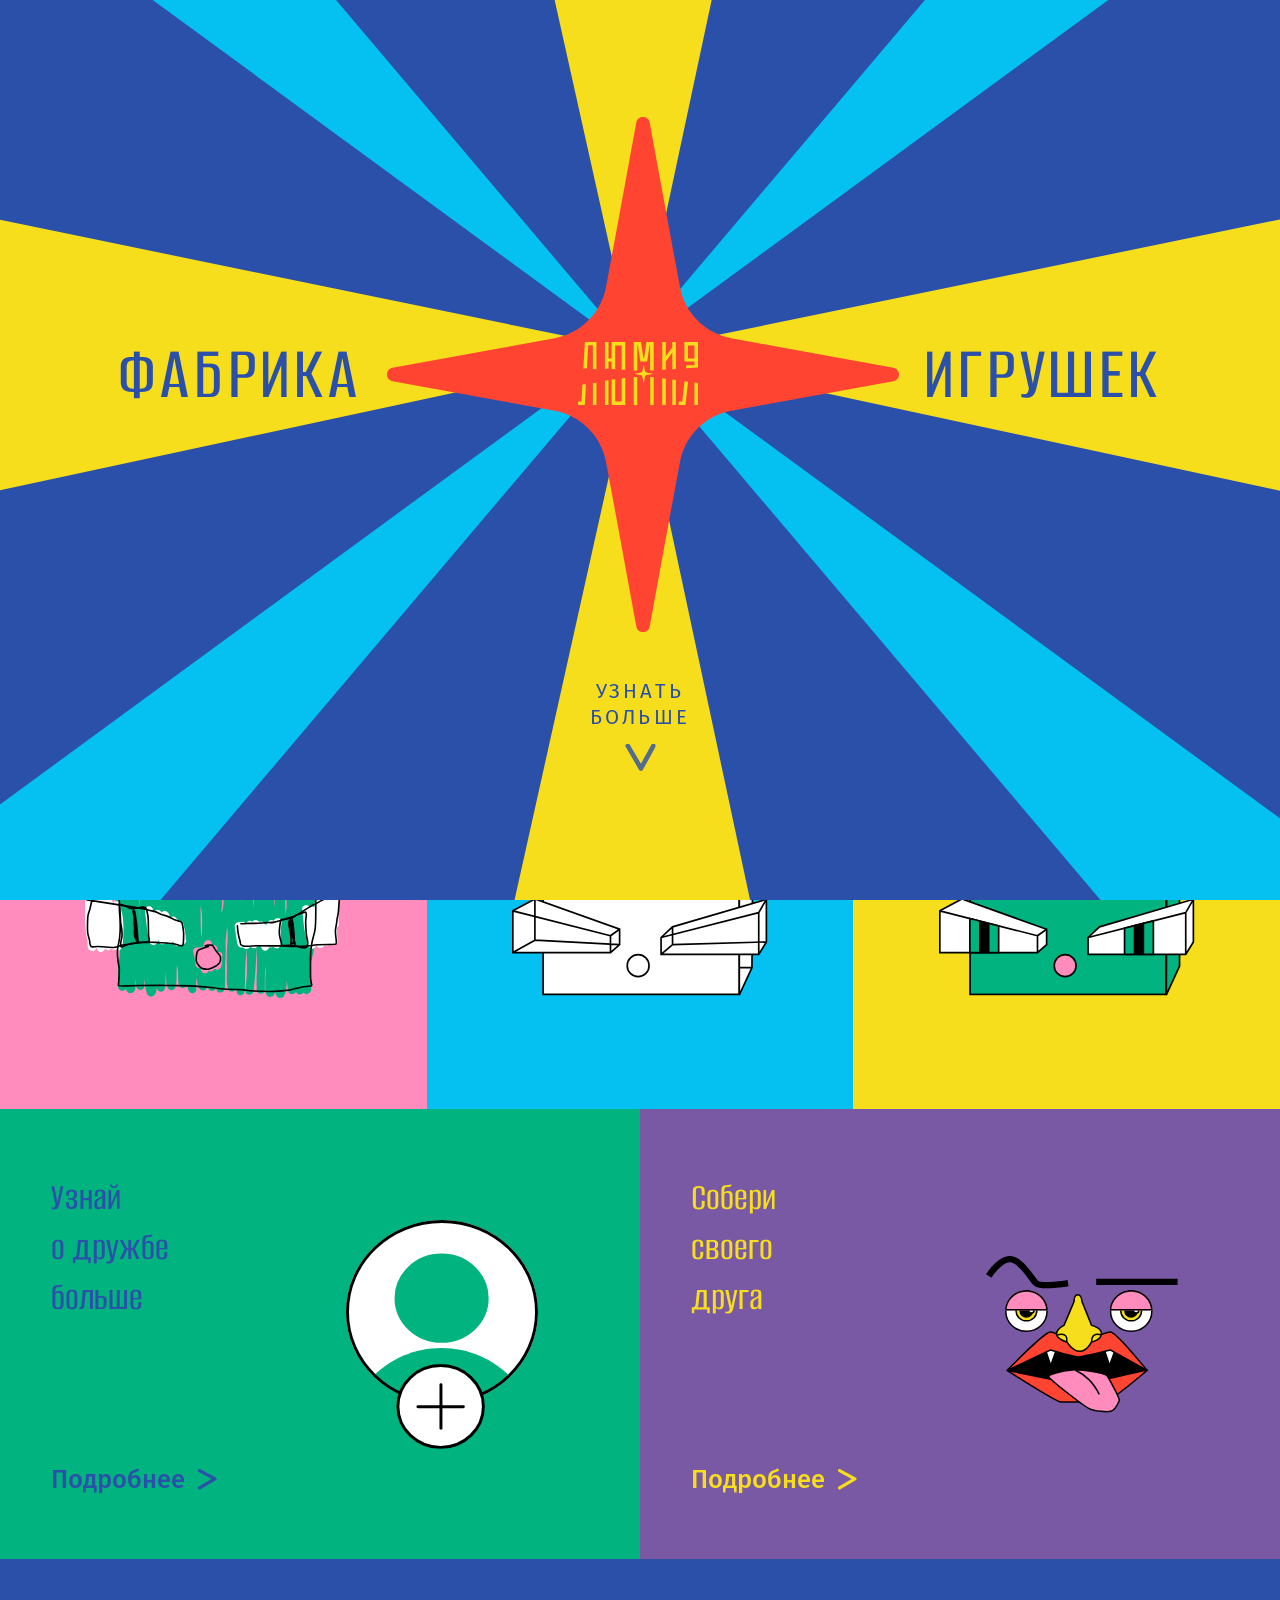
<file: index.html>
<!DOCTYPE html>
<html lang="ru">
<head>
    <meta charset="UTF-8">
    <meta name="viewport" content="width=device-width, initial-scale=1.0">
    <title>Люмия - Главная</title>
    <link rel="stylesheet" href="css/style.css">
    <script src="js/script.js" defer></script>
</head>
<body class="index-page">

<!-- ЗАСТАВКА -->
<section class="splash-screen" id="splashScreen">
    <div class="splash-rays">
        <img src="images/blue_rays.svg" alt="" class="splash-ray splash-ray-blue">
        <img src="images/yellow_rays.svg" alt="" class="splash-ray splash-ray-yellow">
    </div>
    
    <div class="splash-content">
        <div class="splash-text-wrapper">
            <span class="splash-text-left">ФАБРИКА</span>
            <img src="images/red_star.svg" alt="Люмия" class="splash-star">
            <span class="splash-text-right">ИГРУШЕК</span>
        </div>
        
        <!-- Нижняя часть — теперь кнопка -->
        <button class="splash-bottom" id="splashButton" aria-label="Перейти на сайт">
            <span class="splash-bottom-text">Узнать<br>больше</span>
            <img src="images/arrow_blue.svg" alt="Стрелка вниз" class="splash-arrow-down">
        </button>
    </div>
</section>

<!-- ОСНОВНАЯ ШАПКА -->
<nav class="main-nav">
    <a href="index.html?skip=true">Люмия</a>
    <a href="about.html">О фабрике</a>
    <a href="events.html">Мероприятия</a>
    <a href="shop.html">Магазин</a>
</nav>

<!-- МОБИЛЬНАЯ ШАПКА -->
<header class="mobile-header" id="mobileHeader">
    <button class="burger-btn" id="burgerBtn" aria-label="Меню">
        <span></span>
        <span></span>
        <span></span>
    </button>
</header>

<!-- ВЫПАДАЮЩЕЕ МЕНЮ -->
<nav class="mobile-dropdown" id="mobileDropdown">
    <a href="index.html?skip=true">Люмия</a>
    <a href="about.html">О фабрике</a>
    <a href="events.html">Мероприятия</a>
    <a href="shop.html">Магазин</a>
</nav>

<!-- ЗАТЕМНЕНИЕ ФОНА -->
<div class="overlay-menu" id="overlayMenu"></div>

   <!-- Бегущая строка -->
   <div class="marquee-container">
        <div class="marquee-content" id="marqueeContent">
            <span class="marquee-text">ЛЮМИЯ — ФАБРИКА ПО СОЗДАНИЮ УНИКАЛЬНЫХ ИГРУШЕК</span>
            <span class="marquee-text">ЛЮМИЯ — ФАБРИКА ПО СОЗДАНИЮ УНИКАЛЬНЫХ ИГРУШЕК</span>
            <span class="marquee-text">ЛЮМИЯ — ФАБРИКА ПО СОЗДАНИЮ УНИКАЛЬНЫХ ИГРУШЕК</span>
            <span class="marquee-text">ЛЮМИЯ — ФАБРИКА ПО СОЗДАНИЮ УНИКАЛЬНЫХ ИГРУШЕК</span>
        </div>
    </div>

    <!--ЛУЧИ -->
    <div class="rays-container">
        <img src="images/rays.svg" alt="Лучи" class="rays-image">
    </div>

    <!-- ЖЕЛТЫЙ ПРЯМОУГОЛЬНИК С ТЕКСТОМ -->
    <div class="info-banner">
        <div class="info-banner-left">
            Люмия это место, где твой <br>
            рисунок становится<br>
            реальностью
        </div>
        <div class="info-banner-right">
            Мы не штампуем,<br>
            а зажигаем свет<br>
            в каждой игрушке
        </div>
    </div>

     <!-- ТРИ ПРЯМОУГОЛЬНИКА -->
    <div class="process-steps">
        <!-- РОЗОВЫЙ -->
        <div class="process-step pink">
            <img src="images/idea.svg" alt="Идея" class="process-image">
            <div class="process-label">ИДЕЯ</div>
        </div>
        
        <!-- ГОЛУБОЙ -->
        <div class="process-step blue">
            <img src="images/drawing.svg" alt="Эскиз" class="process-image">
            <div class="process-label">ЭСКИЗ</div>
        </div>
        
        <!-- ЖЕЛТЫЙ -->
        <div class="process-step yellow">
            <img src="images/cat.svg" alt="Игрушка" class="process-image">
            <div class="process-label">ИГРУШКА</div>
        </div>
    </div>

    <!-- ДВА ПРЯМОУГОЛЬНИКА ВНИЗУ -->
    <div class="bottom-sections">
        <!-- ЗЕЛЕНЫЙ -->
        <div class="bottom-section green">
            <div class="section-left">
                <div class="section-title">
                    Узнай <br>
                    о дружбе <br>
                    больше
                </div>
                <a href="https://obyrako8a-ai.github.io/Friends/" class="section-button">
                    <span class="button-text">Подробнее</span>
                    <img src="images/arrow_blue.svg" alt="arrow" class="button-arrow">
                </a>
            </div>
            <div class="section-right">
                <img src="images/icon.svg" alt="Icon" class="section-image">
            </div>
        </div>
        
        <!-- ФИОЛЕТОВЫЙ -->
        <div class="bottom-section purple">
            <div class="section-left">
                <div class="section-title purple-title">
                    Собери <br>
                    своего <br>
                    друга
                </div>
                <a href="https://obyrako8a-ai.github.io/Lumiya/" class="section-button purple-button">
                    <span class="button-text">Подробнее</span>
                    <img src="images/arrow_yellow.svg" alt="arrow" class="button-arrow">
                </a>
            </div>
            <div class="section-right">
                <img src="images/face.svg" alt="Face" class="section-image">
            </div>
        </div>
    </div>

<!-- ПОДВАЛ -->
<footer class="footer">
    <div class="footer-logo">
         <a href="index.html?skip=true">
            <img src="images/logo.svg" alt="Люмия" class="footer-logo-img">
        </a>
    </div>
    <div class="footer-contacts">
        <span>+7 800 555 35 35</span>
        <span>lumiya@mail.ru</span>
    </div>
    <div class="footer-star">
        <a href="index.html">
            <img src="images/star.svg" alt="Звезда" class="footer-star-img">
        </a>
    </div>
    <div class="footer-address">
        <span>г. Москва,</span>
        <span>Пушкино 21</span>
    </div>
    <div class="footer-reg">
        <span>Буракова</span>
        <span>БП25Д312</span>
    </div>
</footer>

</body>
</html>
</file>
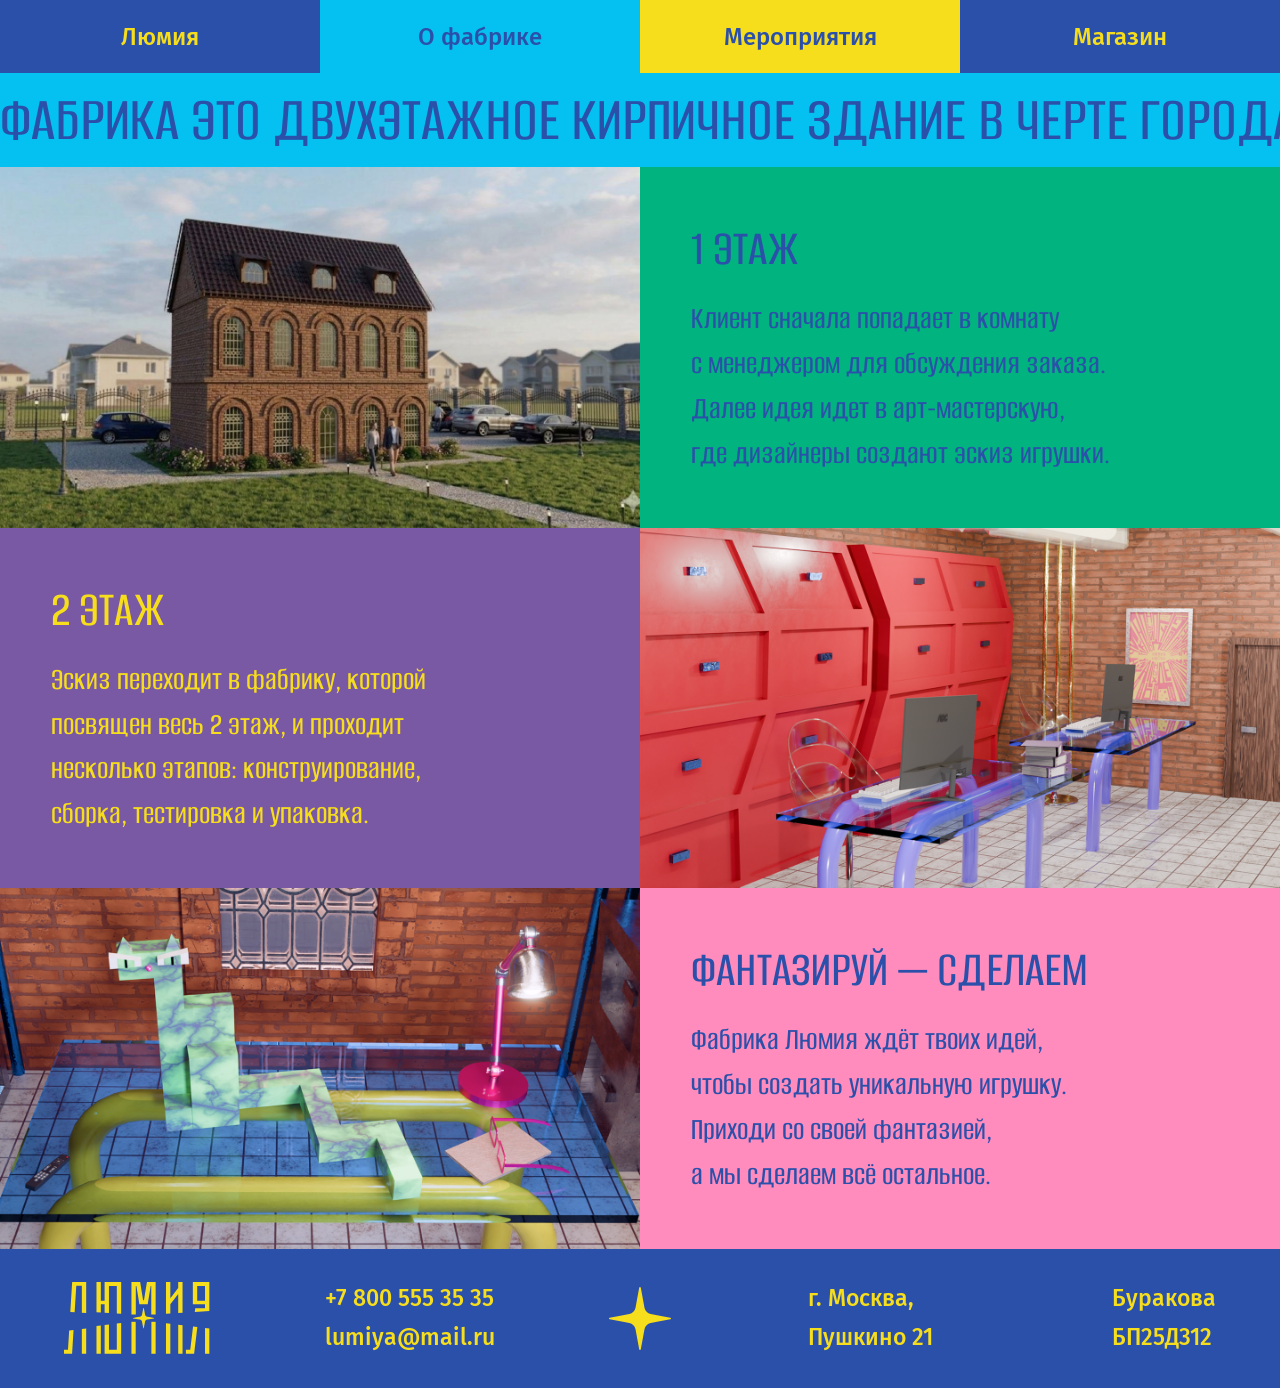
<file: about.html>
<!DOCTYPE html>
<html lang="ru">
<head>
    <meta charset="UTF-8">
    <meta name="viewport" content="width=device-width, initial-scale=1.0">
    <title>Люмия - О фабрике</title>
    <link rel="stylesheet" href="css/style.css">
    <script src="js/script.js" defer></script>
</head>

<body class="about-page">

<!-- ОСНОВНАЯ ШАПКА -->
  <nav class="main-nav">
    <a href="index.html?skip=true">Люмия</a>
    <a href="about.html">О фабрике</a>
    <a href="events.html">Мероприятия</a>
    <a href="shop.html">Магазин</a>
</nav>

<!-- МОБИЛЬНАЯ ШАПКА -->
<header class="mobile-header" id="mobileHeader">
    <button class="burger-btn" id="burgerBtn" aria-label="Меню">
        <span></span>
        <span></span>
        <span></span>
    </button>
</header>

<!-- ВЫПАДАЮЩЕЕ МЕНЮ -->
<nav class="mobile-dropdown" id="mobileDropdown">
    <a href="index.html?skip=true">Люмия</a>
    <a href="about.html">О фабрике</a>
    <a href="events.html">Мероприятия</a>
    <a href="shop.html">Магазин</a>
</nav>

<!-- ЗАТЕМНЕНИЕ ФОНА -->
<div class="overlay-menu" id="overlayMenu"></div>
    
    <!-- Бегущая строка -->
    <div class="marquee-container">
        <div class="marquee-content" id="marqueeContent">
            <span class="marquee-text">ФАБРИКА ЭТО ДВУХЭТАЖНОЕ КИРПИЧНОЕ ЗДАНИЕ В ЧЕРТЕ ГОРОДА</span>
            <span class="marquee-text">ФАБРИКА ЭТО ДВУХЭТАЖНОЕ КИРПИЧНОЕ ЗДАНИЕ В ЧЕРТЕ ГОРОДА</span>
            <span class="marquee-text">ФАБРИКА ЭТО ДВУХЭТАЖНОЕ КИРПИЧНОЕ ЗДАНИЕ В ЧЕРТЕ ГОРОДА</span>
            <span class="marquee-text">ФАБРИКА ЭТО ДВУХЭТАЖНОЕ КИРПИЧНОЕ ЗДАНИЕ В ЧЕРТЕ ГОРОДА</span>
        </div>
    </div>

 <!-- ПЕРВЫЙ БЛОК -->
    <div class="about-layout">
        <div class="about-left">
            <div class="image-switch">
                <img src="images/house_3D.png" alt="3D дом" class="about-image image-3d">
                <img src="images/house.png" alt="Дом" class="about-image image-house">
            </div>
        </div>
        <div class="about-right green">
            <h2 class="about-title green-title">1 ЭТАЖ</h2>
            <p class="about-text green-text">
                Клиент сначала попадает в комнату <br> 
                с менеджером для обсуждения заказа.<br>
                Далее идея идет в арт-мастерскую,<br> 
                где дизайнеры создают эскиз игрушки.
            </p>
        </div>
    </div>

    <!-- ВТОРОЙ БЛОК -->
    <div class="about-layout reverse">
        <div class="about-left">
            <div class="image-switch">
                <img src="images/office_3D.png" alt="3D офис" class="about-image image-office-3d">
                <img src="images/office.png" alt="Офис" class="about-image image-office">
            </div>
        </div>
        <div class="about-right purple-bg">
            <h2 class="about-title purple-title">2 ЭТАЖ</h2>
            <p class="about-text purple-text">
                Эскиз переходит в фабрику, которой <br>
                посвящен весь 2 этаж, и проходит<br>
                несколько этапов: конструирование, <br>
                сборка, тестировка и упаковка.
            </p>
        </div>
    </div>

    <!-- ТРЕТИЙ БЛОК -->
    <div class="about-layout">
        <div class="about-left">
            <div class="image-switch">
                <img src="images/factory_3D.png" alt="3D фабрика" class="about-image image-factory-3d">
                <img src="images/factory.png" alt="Фабрика" class="about-image image-factory">
            </div>
        </div>
        <div class="about-right pink">
            <h2 class="about-title pink-title">ФАНТАЗИРУЙ — СДЕЛАЕМ</h2>
            <p class="about-text pink-text">
                Фабрика Люмия ждёт твоих идей, <br>
                чтобы создать уникальную игрушку. <br>
                Приходи со своей фантазией, <br>
                а мы сделаем всё остальное.
            </p>
        </div>
    </div>

<!-- ПОДВАЛ -->
<footer class="footer">
    <div class="footer-logo">
         <a href="index.html?skip=true">
            <img src="images/logo.svg" alt="Люмия" class="footer-logo-img">
        </a>
    </div>
    <div class="footer-contacts">
        <span>+7 800 555 35 35</span>
        <span>lumiya@mail.ru</span>
    </div>
    <div class="footer-star">
         <a href="index.html">
            <img src="images/star.svg" alt="Звезда" class="footer-star-img">
        </a>
    </div>
    <div class="footer-address">
        <span>г. Москва,</span>
        <span>Пушкино 21</span>
    </div>
    <div class="footer-reg">
        <span>Буракова</span>
        <span>БП25Д312</span>
    </div>
</footer>

</body>
</html>
</file>
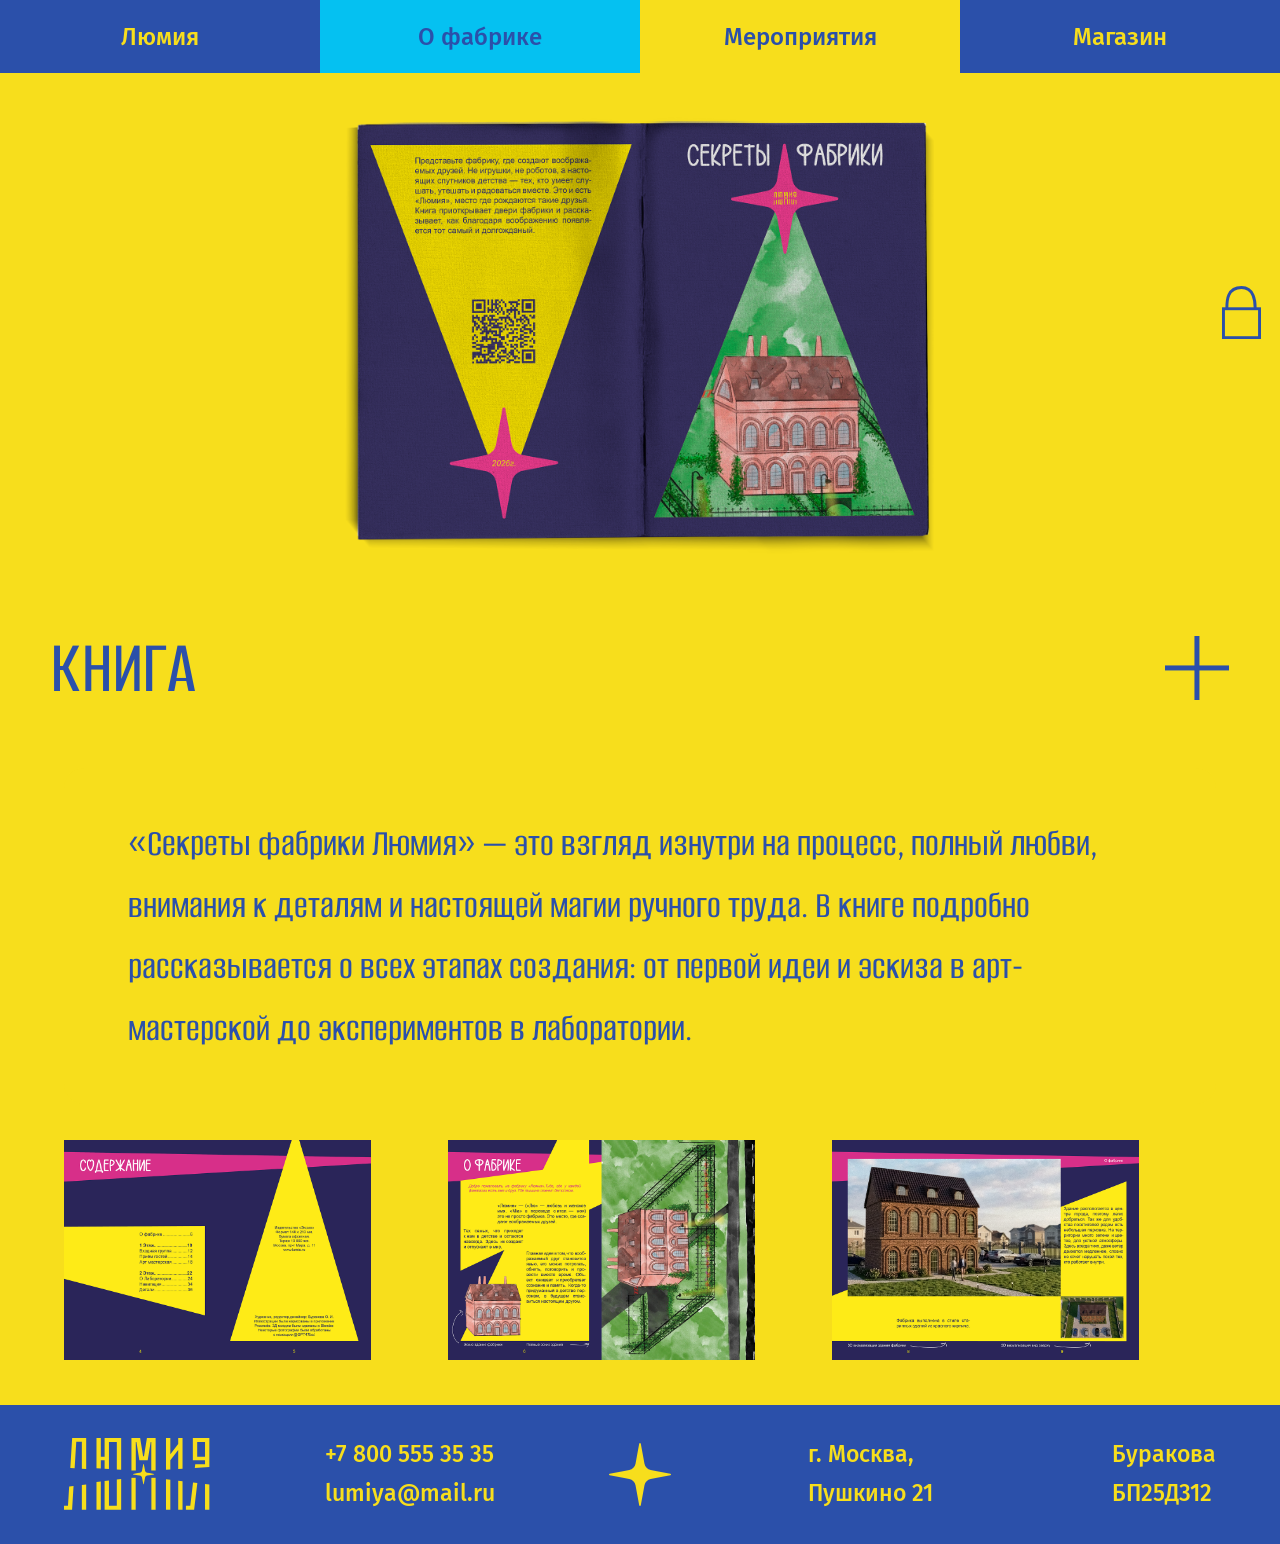
<file: book.html>
<!DOCTYPE html>
<html lang="ru">
<head>
    <meta charset="UTF-8">
    <meta name="viewport" content="width=device-width, initial-scale=1.0">
    <title>Люмия - Книга</title>
    <link rel="stylesheet" href="css/style.css">
    <script src="js/script.js" defer></script>
</head>
<body class="book-page">

<!-- ОСНОВНАЯ ШАПКА -->
<nav class="main-nav">
    <a href="index.html?skip=true">Люмия</a>
    <a href="about.html">О фабрике</a>
    <a href="events.html">Мероприятия</a>
    <a href="shop.html">Магазин</a>
</nav>

<!-- МОБИЛЬНАЯ ШАПКА -->
<header class="mobile-header" id="mobileHeader">
    <button class="burger-btn" id="burgerBtn" aria-label="Меню">
        <span></span>
        <span></span>
        <span></span>
    </button>
</header>

<!-- ВЫПАДАЮЩЕЕ МЕНЮ -->
<nav class="mobile-dropdown" id="mobileDropdown">
    <a href="index.html?skip=true">Люмия</a>
    <a href="about.html">О фабрике</a>
    <a href="events.html">Мероприятия</a>
    <a href="shop.html">Магазин</a>
</nav>

<!-- ЗАТЕМНЕНИЕ ФОНА -->
<div class="overlay-menu" id="overlayMenu"></div>

  <!-- КОРЗИНА -->
    <a href="404.html" class="basket-link">
        <img src="images/basket.svg" alt="Корзина" class="basket-icon">
        <span class="basket-count" id="basketCount">0</span>
    </a>
<!-- КНИГА -->
        <div class="book-image-wrapper">
            <img src="images/book.png" alt="Книга" class="book-image">
        </div>
 <!-- ТЕКСТ И + -->
    <div class="book-header">
        <span class="book-header-text">КНИГА</span>
        <div class="book-header-plus" onclick="addToCart(event)"></div>
    </div>

   <!-- КОНТЕНТ -->
<div class="book-container">
    
    <div class="book-description">
        <p>«Секреты фабрики Люмия» — это взгляд изнутри на процесс, полный любви, внимания к деталям и настоящей магии ручного труда. В книге подробно рассказывается о всех этапах создания: от первой идеи и эскиза в арт-мастерской до экспериментов в лаборатории.</p>
    </div>

    <!-- ГОРИЗОНТАЛЬНЫЙ СКРОЛЛ -->
    <div class="book-gallery">
        <img src="images/1_page.png" alt="Страница книги 1" class="book-gallery-img">
        <img src="images/2_page.png" alt="Страница книги 2" class="book-gallery-img">
        <img src="images/3_page.png" alt="Страница книги 3" class="book-gallery-img">
        <img src="images/4_page.png" alt="Страница книги 4" class="book-gallery-img">
        <img src="images/5_page.png" alt="Страница книги 5" class="book-gallery-img">
        <img src="images/6_page.png" alt="Страница книги 6" class="book-gallery-img">
    </div>
</div>

<!-- ПОДВАЛ -->
<footer class="footer">
    <div class="footer-logo">
        <a href="index.html?skip=true">
            <img src="images/logo.svg" alt="Люмия" class="footer-logo-img">
        </a>
    </div>
    <div class="footer-contacts">
        <span>+7 800 555 35 35</span>
        <span>lumiya@mail.ru</span>
    </div>
    <div class="footer-star">
          <a href="index.html">
            <img src="images/star.svg" alt="Звезда" class="footer-star-img">
        </a>
    </div>
    <div class="footer-address">
        <span>г. Москва,</span>
        <span>Пушкино 21</span>
    </div>
    <div class="footer-reg">
        <span>Буракова</span>
        <span>БП25Д312</span>
    </div>
</footer>

</body>
</html>
</file>
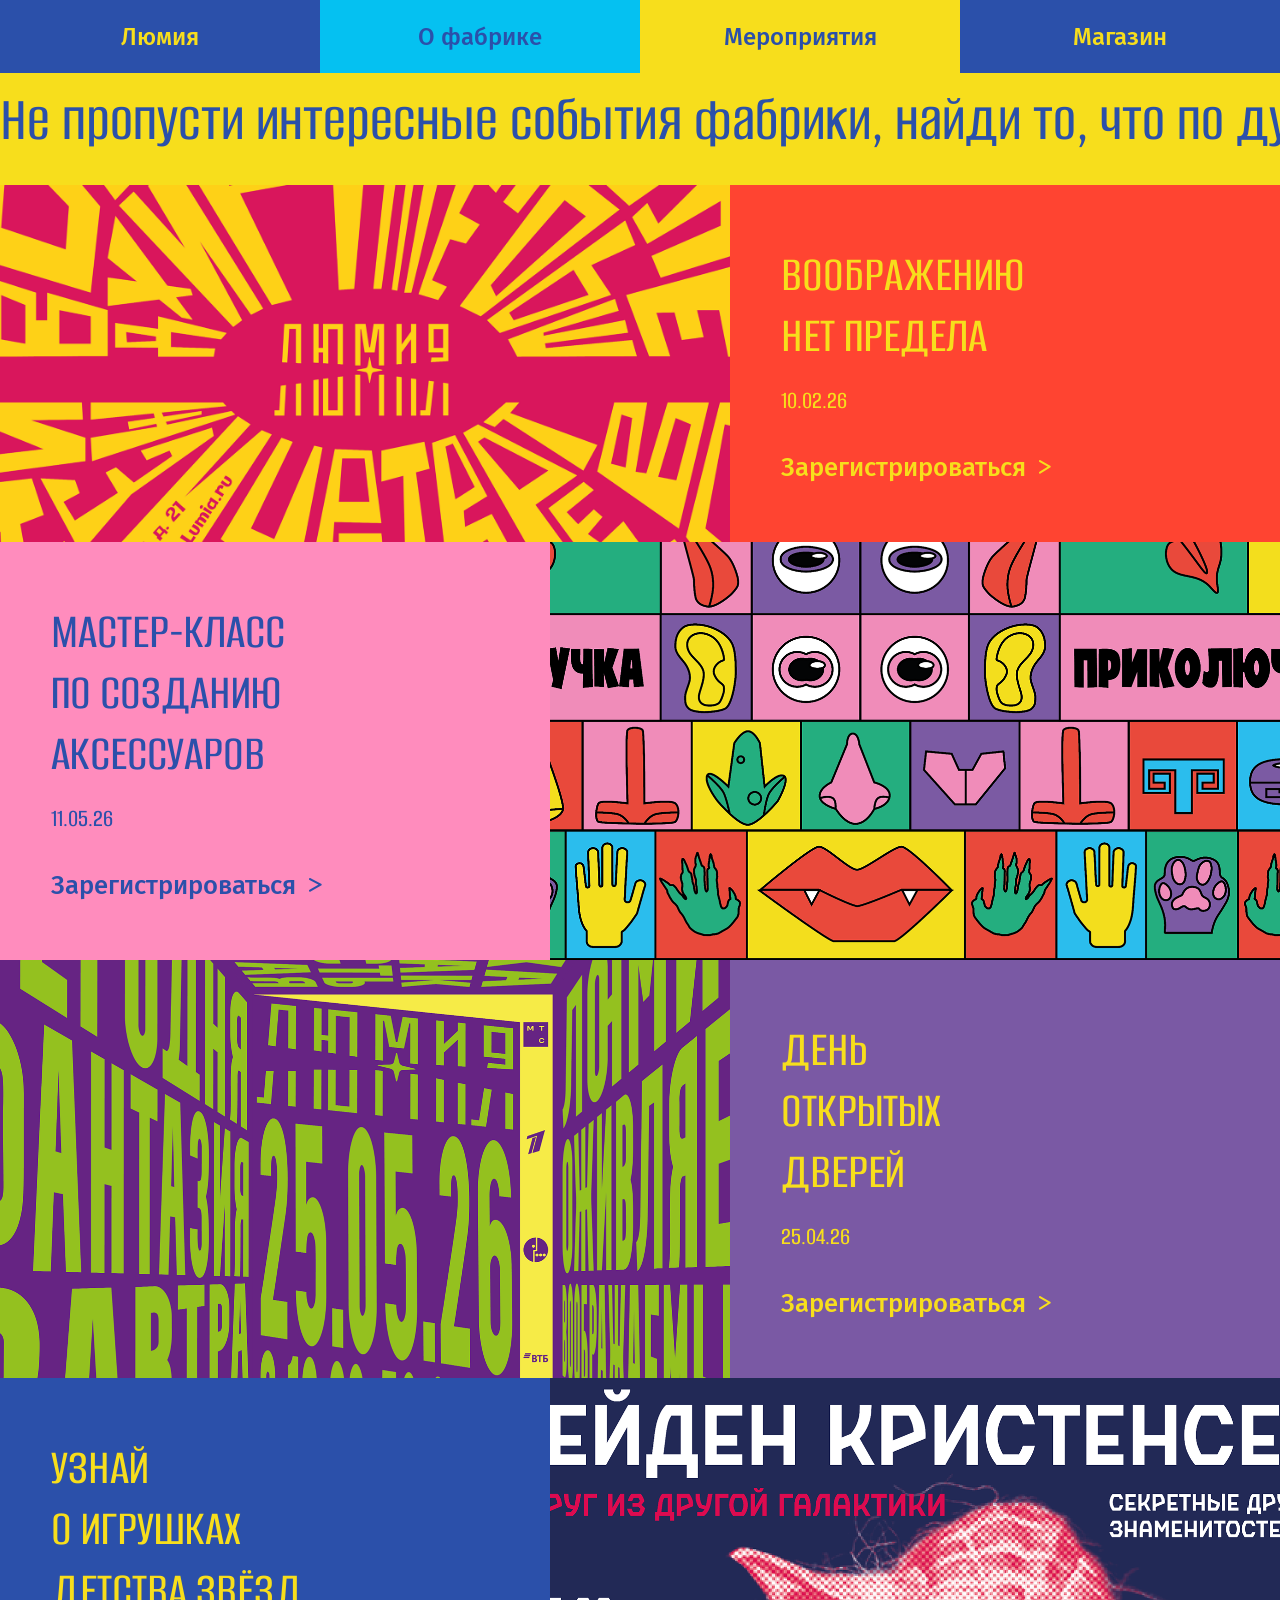
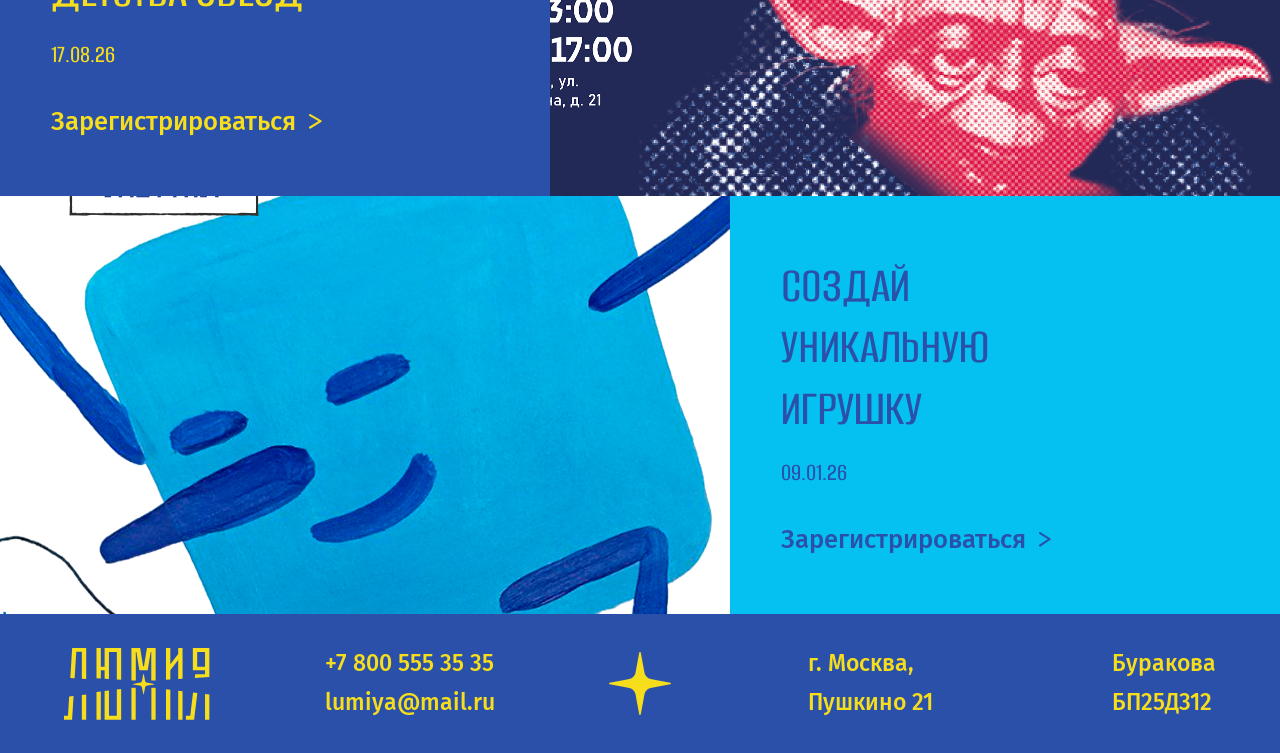
<file: events.html>
<!DOCTYPE html>
<html lang="ru">
<head>
    <meta charset="UTF-8">
    <meta name="viewport" content="width=device-width, initial-scale=1.0">
    <title>Люмия - Мероприятия</title>
    <link rel="stylesheet" href="css/style.css">
    <script src="js/script.js" defer></script>
</head>
<body class="events-page">

<!-- ОСНОВНАЯ ШАПКА -->
<nav class="main-nav">
    <a href="index.html?skip=true">Люмия</a>
    <a href="about.html">О фабрике</a>
    <a href="events.html">Мероприятия</a>
    <a href="shop.html">Магазин</a>
</nav>

<!-- МОБИЛЬНАЯ ШАПКА -->
<header class="mobile-header" id="mobileHeader">
    <button class="burger-btn" id="burgerBtn" aria-label="Меню">
        <span></span>
        <span></span>
        <span></span>
    </button>
</header>

<!-- ВЫПАДАЮЩЕЕ МЕНЮ -->
<nav class="mobile-dropdown" id="mobileDropdown">
    <a href="index.html?skip=true">Люмия</a>
    <a href="about.html">О фабрике</a>
    <a href="events.html">Мероприятия</a>
    <a href="shop.html">Магазин</a>
</nav>

<!-- ЗАТЕМНЕНИЕ ФОНА -->
<div class="overlay-menu" id="overlayMenu"></div>

       <!-- Бегущая строка -->
    <div class="marquee-container">
        <div class="marquee-content" id="marqueeContent">
            <span class="marquee-text events-marquee">Не пропусти интересные события фабрики, найди то, что по душе</span>
            <span class="marquee-text events-marquee">Не пропусти интересные события фабрики, найди то, что по душе</span>
            <span class="marquee-text events-marquee">Не пропусти интересные события фабрики, найди то, что по душе</span>
            <span class="marquee-text events-marquee">Не пропусти интересные события фабрики, найди то, что по душе</span>
        </div>
    </div>
<!-- ПЕРВЫЙ БЛОК -->
  <div class="events-layout">
        <div class="events-left">
            <img src="images/red_poster.png" alt="Красный постер" class="events-image">
        </div>
        <div class="events-right red">
            <h2 class="events-title">ВООБРАЖЕНИЮ <br> НЕТ ПРЕДЕЛА</h2>
            <p class="events-date">10.02.26</p>
            <!-- Кнопка теперь вызывает openForm() -->
            <button class="events-button" onclick="openForm()">
                <span class="button-text">Зарегистрироваться</span>
                <img src="images/arrow_yellow.svg" alt="arrow" class="button-arrow">
            </button>
        </div>
    </div>

<!-- ВТОРОЙ БЛОК -->
<div class="events-layout reverse">
    <div class="events-right pink">
        <h2 class="events-title dark">МАСТЕР-КЛАСС<br>ПО СОЗДАНИЮ<br>АКСЕССУАРОВ</h2>
        <p class="events-date dark">11.05.26</p>
        <button class="events-button" onclick="openForm()">
            <span class="button-text dark">Зарегистрироваться</span>
            <img src="images/arrow_blue.svg" alt="arrow" class="button-arrow">
        </button>
    </div>
    <div class="events-left">
        <img src="images/pink_poster.png" alt="Розовый постер" class="events-image">
    </div>
</div>

<!-- ТРЕТИЙ БЛОК-->
<div class="events-layout">
    <div class="events-left">
        <img src="images/purple_poster.png" alt="Фиолетовый постер" class="events-image">
    </div>
    <div class="events-right purple">
        <h2 class="events-title">ДЕНЬ<br>ОТКРЫТЫХ<br>ДВЕРЕЙ</h2>
        <p class="events-date">25.04.26</p>
        <button class="events-button" onclick="openForm()">
            <span class="button-text">Зарегистрироваться</span>
            <img src="images/arrow_yellow.svg" alt="arrow" class="button-arrow">
        </button>
    </div>
</div>

<!-- ЧЕТВЕРТЫЙ БЛОК -->
<div class="events-layout reverse">
    <div class="events-right dark-blue">
        <h2 class="events-title">УЗНАЙ<br>О ИГРУШКАХ<br>ДЕТСТВА ЗВЁЗД</h2>
        <p class="events-date">17.08.26</p>
        <button class="events-button" onclick="openForm()">
            <span class="button-text">Зарегистрироваться</span>
            <img src="images/arrow_yellow.svg" alt="arrow" class="button-arrow">
        </button>
    </div>
    <div class="events-left">
        <img src="images/dark_blue_poster.png" alt="Тёмно-синий постер" class="events-image">
    </div>
</div>

<!-- ПЯТЫЙ БЛОК -->
<div class="events-layout">
    <div class="events-left">
        <img src="images/blue_poster.png" alt="Голубой постер" class="events-image">
    </div>
    <div class="events-right blue">
        <h2 class="events-title dark">СОЗДАЙ<br>УНИКАЛЬНУЮ<br>ИГРУШКУ</h2>
        <p class="events-date dark">09.01.26</p>
        <button class="events-button" onclick="openForm()">
            <span class="button-text dark">Зарегистрироваться</span>
            <img src="images/arrow_blue.svg" alt="arrow" class="button-arrow">
        </button>
    </div>
</div>

  <!-- ФОРМА РЕГИСТРАЦИИ -->
<div class="overlay" id="overlay" onclick="closeOnBg(event)">
    <div class="form-box" id="formBox">
        <div id="formContent">
            <div class="form-title">Запишись на мероприятие</div>
            <div class="form-field">
                <input type="text" placeholder="ФИО" id="fio">
            </div>
            <div class="form-field">
                <input type="tel" placeholder="Тел.:" id="tel">
            </div>
            <div class="form-field">
                <input type="email" placeholder="e-mail" id="email">
            </div>
            <div class="form-field">
                <select id="event" class="placeholder-active" onchange="onSelectChange(this)">
                    <option value="" disabled selected>Тип мероприятия</option>
                    <option value="masterclass">Мастер-класс по созданию игрушек</option>
                    <option value="excursion">Экскурсия по фабрике</option>
                    <option value="exhibition">Выставка новых коллекций</option>
                    <option value="kids">Детский праздник</option>
                </select>
            </div>
            <button class="submit-btn" onclick="submitForm()">Отправить заявку</button>
        </div>
        <div class="success-msg" id="successMsg">
            <div class="check">✓</div>
            <p>Заявка отправлена!<br>Мы свяжемся с вами.</p>
        </div>
    </div>
</div>

<!-- ПОДВАЛ -->
<footer class="footer">
    <div class="footer-logo">
         <a href="index.html?skip=true">
            <img src="images/logo.svg" alt="Люмия" class="footer-logo-img">
        </a>
    </div>
    <div class="footer-contacts">
        <span>+7 800 555 35 35</span>
        <span>lumiya@mail.ru</span>
    </div>
    <div class="footer-star">
        <a href="index.html">
            <img src="images/star.svg" alt="Звезда" class="footer-star-img">
        </a>
    </div>
    <div class="footer-address">
        <span>г. Москва,</span>
        <span>Пушкино 21</span>
    </div>
    <div class="footer-reg">
        <span>Буракова</span>
        <span>БП25Д312</span>
    </div>
</footer>

</body>
</html>
</file>
<file: css/style.css>
/* БАЗОВЫЕ СБРОСЫ */
* {
    margin: 0;
    padding: 0;
    box-sizing: border-box;
}

@font-face {
  font-family: 'AlumniSans';
  src: url('../fonts/AlumniSans-Medium.ttf') format('truetype');
  font-weight: 500;
  font-style: normal;
  font-display: swap;
}

@font-face {
  font-family: 'AlumniSans';
  src: url('../fonts/AlumniSans-Medium.ttf') format('truetype');
  font-weight: 500;
  font-style: normal;
  font-display: swap;
}

@font-face {
  font-family: 'FiraSans';
  src: url('../fonts/FiraSans-Regular.ttf') format('truetype');
  font-weight: 400;
  font-style: normal;
  font-display: swap;
}

@font-face {
  font-family: 'FiraSans';
  src: url('../fonts/FiraSans-Medium.ttf') format('truetype');
  font-weight: 500;
  font-style: normal;
  font-display: swap;
}

body {
    font-family: 'AlumniSans', sans-serif;
    padding-top: 8vh;
}

/* ОСНОВНАЯ ШАПКА */
.main-nav {
    display: flex;
    width: 100%;
    gap: 0;
    padding: 0;
    margin-bottom: 0;
    position: fixed;
    top: 0;
    left: 0;
    z-index: 1000;
}

.main-nav a {
    font-family: 'FiraSans', sans-serif;
    font-weight: 500;
    text-decoration: none;
    font-size: clamp(10px, 2vw, 24px);  /* адаптивный размер */
    flex: 1;
    text-align: center;
    padding: 2.5vh 0;
    transition: opacity 0.2s;
    white-space: nowrap;
}

.main-nav a:nth-child(1) {
    background-color: #2B50AA;
    color: #F7DE1C;
}

.main-nav a:nth-child(2) {
    background-color: #05C1F1;
    color: #2B50AA;
}

.main-nav a:nth-child(3) {
    background-color: #F7DE1C;
    color: #2B50AA;
}

.main-nav a:nth-child(4) {
    background-color: #2B50AA;
    color: #F7DE1C;
}


/* ГЛАВНАЯ */
.index-page {
    background-color: #2B50AA;
    min-height: 100vh; 
}

/* БЕГУЩАЯ СТРОКА */
.marquee-container {
    width: 100%;
    overflow: hidden;
    background-color: transparent;
    padding: 1vh 0;
    margin-top: 0;
}

.marquee-content {
    display: flex;
    white-space: nowrap;
    animation: marquee 5s linear infinite;
    gap: 100px;
}

.marquee-text {
    display: inline-block;
    font-family: 'AlumniSans', sans-serif;
    font-weight: 500;
    font-size: 5vw;
    color: #F7DE1C;
    white-space: nowrap;
}

/* Анимация бегущей строки */
@keyframes marquee {
    0% {
        transform: translateX(0);
    }
    100% {
        transform: translateX(-50%);
    }
}

/* Остановка анимации при наведении */
.marquee-container:hover .marquee-content {
    animation-play-state: paused;
}

/* КОНТЕЙНЕР ДЛЯ ЛУЧЕЙ */
.rays-container {
    width: 100%;
    overflow-x: hidden;
}

/* Лучи */
.rays-image {
    width: 100%;
    height: auto;
    display: block;
}

/* ЖЕЛТЫЙ ПРЯМОУГОЛЬНИК С ТЕКСТОМ */
.info-banner {
    width: 100%;
    background-color: #F7DE1C;
    display: flex;
    justify-content: space-between;
    align-items: center;
    padding: 6vh 4vw;  /* уменьшено с 10vw до 4vw */
    gap: 4vw;
}

.info-banner-left,
.info-banner-right {
    font-family: 'AlumniSans', sans-serif;
    font-weight: 500;
    font-size: 3vw;
    color: #2B50AA;
    line-height: 1.4;
    flex: 1;
}

.info-banner-left {
    text-align: left;
}

.info-banner-right {
    text-align: right;
}

/* ТРИ ПРЯМОУГОЛЬНИКА */
.process-steps {
    display: flex;
    width: 100%;
    gap: 0;
}

.process-step {
    position: relative;
    flex: 1;
    aspect-ratio: 1 / 0.8;
    display: flex;
    align-items: center;
    justify-content: center;
    overflow: hidden;
}

/* Цвета прямоугольников */
.process-step.pink {
    background-color: #FF8CBD;
}

.process-step.blue {
    background-color: #05C1F1;
}

.process-step.yellow {
    background-color: #F7DE1C;
}

/* Фото внутри прямоугольника */
.process-image {
    width: 20vw;
    height: auto;
    display: block;
    z-index: 1;
}

/* Текст в левом верхнем углу */
.process-label {
    position: absolute;
    top: 5%;
    left: 5%;
    font-family: 'AlumniSans', sans-serif;
    font-weight: 500;
    font-size: 3vw;
    color: #2B50AA;
    z-index: 2;
    margin: 0;
    padding: 0;
}

/* ДВА ПРЯМОУГОЛЬНИКА СНИЗУ */
.bottom-sections {
    display: flex;
    width: 100%;
    gap: 0;
}

.bottom-section {
    position: relative;
    min-height: 50vh;
    flex: 1;
    aspect-ratio: 1 / 0.6;
    display: flex;
    justify-content: space-between;
    align-items: center;
    padding: 5vw 8vw 5vw 4vw;
    overflow: hidden;
}

/* Цвета прямоугольников */
.bottom-section.green {
    background-color: #01B37F;
}

.bottom-section.purple {
    background-color: #7A59A4;
}

/* Левая часть с текстом */
.section-left {
    display: flex;
    flex-direction: column;
    justify-content: space-between;
    height: 100%;
    z-index: 2;
}

/* Заголовок */
.section-title {
    font-family: 'AlumniSans', sans-serif;
    font-weight: 500;
    font-size: 3vw;
    color: #2B50AA;
    line-height: 1.3;
    margin-bottom: 4vh;
}

/* Фиолетовый прямоугольник */
.section-title.purple-title {
    color: #F7DE1C;
}

/* Кнопка */
.section-button {
    display: inline-flex;
    align-items: center;
    gap: 1vw;
    text-decoration: none;
    cursor: pointer;
    transition: transform 0.2s ease;
}

.section-button:hover {
    transform: translateX(0.5vw);
}

.button-text {
    font-family: 'FiraSans', sans-serif;
    font-weight: 500;
    font-size: 2vw;
    color: #2B50AA;
}

/* Фиолетовый прямоугольник */
.purple-button .button-text {
    color: #F7DE1C;
}

/* Стрелки в кнопках */
.button-arrow {
    width: 1.5vw;
    height: auto;
    display: block;
    flex-shrink: 0;
}

.section-right {
    display: flex;
    align-items: center;
    justify-content: center;
    z-index: 2;
}

.section-image {
    width: 5vw;
    height: auto;
    max-width: none;
    min-width: 15vw;
}

/* О ФАБРИКЕ */
.about-page {
    background-color: #05C1F1;
    min-height: 100vh;
    overflow-x: hidden;
}

/* Бегущая строка */
.about-page .marquee-container {
    margin-top: 0;
    padding: 1vh 0;
}

.about-page .marquee-text {
    color: #2B50AA;
    font-size: 5vw;
}

/* Блоки */
.about-layout {
    display: flex;
    width: 100%;
    align-items: stretch;
}

.about-layout.reverse {
    flex-direction: row-reverse;
}

/* Левая часть с фото */
.about-left {
    width: 50%;
    flex-shrink: 0;
    display: flex;
    align-items: stretch;
    justify-content: flex-start;
}

/* Правая часть с плашкой */
.about-right {
    width: 50%;
    flex-shrink: 0;
    display: flex;
    flex-direction: column;
    justify-content: center;
}

/* Цветные плашки */
.about-right.green {
    background-color: #01B37F;
    padding: 4vw 4vw;
    height: 100%;
    min-height: 100%;
}

.about-right.purple-bg {
    background-color: #7A59A4;
    padding: 4vw 4vw;
    height: 100%;
    min-height: 100%;
}

.about-right.pink {
    background-color: #FF8CBD;
    padding: 4vw 4vw;
    height: 100%;
    min-height: 100%;
}

/* Заголовки */
.about-title.green-title {
    font-family: 'AlumniSans', sans-serif;
    font-weight: 500;
    font-size: 4vw;
    color: #2B50AA;
    margin-bottom: 2vh;
}

.about-title.purple-title {
    font-family: 'AlumniSans', sans-serif;
    font-weight: 500;
    font-size: 4vw;
    color: #F7DE1C;
    margin-bottom: 2vh;
}

.about-title.pink-title {
    font-family: 'AlumniSans', sans-serif;
    font-weight: 500;
    font-size: 4vw;
    color: #2B50AA;
    margin-bottom: 2vh;
}

/* Текст */
.about-text.green-text {
    font-family: 'AlumniSans', sans-serif;
    font-weight: 500;
    font-size: 2.5vw;
    color: #2B50AA;
    line-height: 1.4;
    margin: 0;
}

.about-text.purple-text {
    font-family: 'AlumniSans', sans-serif;
    font-weight: 500;
    font-size: 2.5vw;
    color: #F7DE1C;
    line-height: 1.4;
    margin: 0;
}

.about-text.pink-text {
    font-family: 'AlumniSans', sans-serif;
    font-weight: 500;
    font-size: 2.5vw;
    color: #2B50AA;
    line-height: 1.4;
    margin: 0;
}

/* Контейнер с фото */
.image-switch {
    position: relative;
    width: 100%;
    height: 100%;
    overflow: hidden;
}

.image-switch .about-image {
    width: 100%;
    height: 100%;
    display: block;
    object-fit: cover;
}

/* Анимация для первого блока */
.image-switch .image-3d {
    position: relative;
    opacity: 1;
    animation: fade3D 4s infinite;
}

.image-switch .image-house {
    position: absolute;
    top: 0;
    left: 0;
    width: 100%;
    height: 100%;
    opacity: 0;
    object-fit: cover;
    animation: fadeHouse 4s infinite;
}

/* Анимация для второго блока */
.image-switch .image-office-3d {
    position: relative;
    opacity: 1;
    animation: fadeOffice3D 4s infinite;
}

.image-switch .image-office {
    position: absolute;
    top: 0;
    left: 0;
    width: 100%;
    height: 100%;
    opacity: 0;
    object-fit: cover;
    animation: fadeOffice 4s infinite;
}

/* Анимация для третьего блока */
.image-switch .image-factory-3d {
    position: relative;
    opacity: 1;
    animation: fadeFactory3D 4s infinite;
}

.image-switch .image-factory {
    position: absolute;
    top: 0;
    left: 0;
    width: 100%;
    height: 100%;
    opacity: 0;
    object-fit: cover;
    animation: fadeFactory 4s infinite;
}

@keyframes fadeFirst {
    0% { opacity: 1; }
    45% { opacity: 1; }
    50% { opacity: 0; }
    95% { opacity: 0; }
    100% { opacity: 1; }
}

@keyframes fadeSecond {
    0% { opacity: 0; }
    45% { opacity: 0; }
    50% { opacity: 1; }
    95% { opacity: 1; }
    100% { opacity: 0; }
}

/* ПЕРВЫЙ БЛОК  */
.image-switch .image-3d {
    position: relative;
    opacity: 1;
    animation: fadeFirst 4s infinite;
}

.image-switch .image-house {
    position: absolute;
    top: 0;
    left: 0;
    width: 100%;
    height: 100%;
    opacity: 0;
    object-fit: cover;
    animation: fadeSecond 4s infinite;
}

/* ВТОРОЙ БЛОК (office) */
.image-switch .image-office-3d {
    position: relative;
    opacity: 1;
    animation: fadeFirst 4s infinite;
}

.image-switch .image-office {
    position: absolute;
    top: 0;
    left: 0;
    width: 100%;
    height: 100%;
    opacity: 0;
    object-fit: cover;
    animation: fadeSecond 4s infinite;
}

/* ТРЕТИЙ БЛОК  */
.image-switch .image-factory-3d {
    position: relative;
    opacity: 1;
    animation: fadeFirst 4s infinite;
}

.image-switch .image-factory {
    position: absolute;
    top: 0;
    left: 0;
    width: 100%;
    height: 100%;
    opacity: 0;
    object-fit: cover;
    animation: fadeSecond 4s infinite;
}

/* Для экранов 1440px и больше */
@media (min-width: 1440px) {
    .image-switch {
        max-height: 50vh;
    }
    
    .about-right.green,
    .about-right.purple-bg,
    .about-right.pink {
        max-height: 50vh;
    }
}

/* МЕРОПРИЯТИЯ */
.events-page {
    background-color: #F7DE1C;
    min-height: 100vh;
}

/* Бегущая строка */
.events-page .marquee-container {
    padding: 1vh 0;
    margin-top: 0;
    margin-bottom: 2vh;
}

.events-page .marquee-text.events-marquee {
    color: #2B50AA;
    font-size: 5vw;
    font-family: 'AlumniSans', sans-serif;
    font-weight: 500;
    white-space: nowrap;
}

/* Блок с фото и красным прямоугольником */
.events-layout {
    display: flex;
    width: 100%;
    align-items: flex-start;
}

/* Левая колонка */
.events-left {
    width: 57%;
    flex-shrink: 0;
    display: flex;
    align-items: flex-start;
    justify-content: flex-start;
    align-self: stretch;
}

.events-image {
    width: 100%;
    height: 100%;
    display: block;
    object-fit: cover;
}

/* Правая колонка */
.events-right.red {
    width: 43%;
    flex-shrink: 0;
    background-color: #FF4431;
    display: flex;
    flex-direction: column;
    justify-content: center;
    padding: 4.6vw 4vw;
    min-height: 100%;
}

/* Заголовок */
.events-title {
    font-family: 'AlumniSans', sans-serif;
    font-weight: 500;
    font-size: 4vw;
    color: #F7DE1C;
    line-height: 1.2;
    margin-bottom: 2vh;
}

/* Дата */
.events-date {
    font-family: 'AlumniSans', sans-serif;
    font-weight: 500;
    font-size: 2vw;
    color: #F7DE1C;
    margin-bottom: 4vh;
}

/* Кнопка */
.events-button {
    display: inline-flex;
    align-items: center;
    gap: 1vw;
    text-decoration: none;
    cursor: pointer;
    transition: transform 0.2s ease;
}

.events-button:hover {
    transform: translateX(0.5vw);
}

.events-button .button-text {
    font-family: 'FiraSans', sans-serif;
    font-weight: 500;
    font-size: 2vw;
    color: #F7DE1C;
}

.events-button .button-arrow {
    width: 1vw;
    height: auto;
}

/* ПЛАШКИ МЕРОПРИЯТИЙ */
.events-right.pink,
.events-right.purple,
.events-right.dark-blue,
.events-right.blue {
    width: 43%;
    flex-shrink: 0;
    display: flex;
    flex-direction: column;
    justify-content: center;
    padding: 4.6vw 4vw;
    min-height: 100%;
}

.events-right.pink {
    background-color: #FF8CBD;
}

.events-right.purple {
    background-color: #7A59A4;
}

.events-right.dark-blue {
    background-color: #2B50AA;
}

.events-right.blue {
    background-color: #05C1F1;
}

.events-title.dark {
    color: #2B50AA;
}

.events-date.dark {
    color: #2B50AA;
}

.button-text.dark {
    color: #2B50AA;
}

/* МАГАЗИН */
.shop-page {
    background-color: #2B50AA;
    min-height: 100vh;
    overflow-x: hidden;
}

/* Бегущая строка */
.shop-page .marquee-container {
    padding: 1vh 0;
    margin-bottom: 0;
    margin-top: 0;
}

.shop-page .marquee-text.shop-marquee {
    color: #F7DE1C;
    font-size: 5vw;
    font-family: 'AlumniSans', sans-serif;
    font-weight: 500;
    white-space: nowrap;
}

/* Стили для трех прямоугольников */
.shop-rectangles {
    display: flex;
    width: 100%;
    height: 40vh;
    min-height: 0;
    gap: 0;
    overflow: visible;
}

.rectangle {
    flex: 1;
    height: 100%;
}

.yellow {
    background-color: #F7DE1C;
}

.blue {
    background-color: #05C1F1;
}

/* Стиль для ссылки корзины */
.basket-link {
    position: absolute;
    right: 1.5vw;
    top: 35%;
    transform: translateY(-50%);
    text-decoration: none;
    cursor: pointer;
    z-index: 20;
}

/* Стиль для иконки корзины */
.basket-icon {
    width: 3vw;
    height: auto;
    transition: opacity 0.2s, transform 0.2s;
}

.basket-icon:hover {
    opacity: 0.7;
    transform: scale(1.1);
}

/* Стили для карточки товара */
.product-card {
    position: relative;
    text-decoration: none;
    display: block;
    overflow: hidden;
    transition: transform 0.3s ease, z-index 0s;
}
.product-card:hover {
    transform: scale(1.05);
    z-index: 10;
}

/* Фото книги */
.product-image {
    position: absolute;
    top: 50%;
    left: 50%;
    transform: translate(-50%, -50%);
    width: 60%;
    height: auto;
    z-index: 1;
    pointer-events: none;
}

/* Надпись КНИГА */
.product-name {
    position: absolute;
    bottom: 5%;
    left: 5%; 
    font-family: 'AlumniSans', sans-serif;
    font-weight: 500;
    font-size: 3vw;
    color: #2B50AA;
    margin: 0;
    padding: 0;
    z-index: 2;
}

/* Кнопка + */
.plus-button {
    position: absolute;
    bottom: 5%;
    right: 5%;
    width: 8%;
    height: auto;
    aspect-ratio: 1 / 1;
    cursor: pointer;
    transition: transform 0.2s;
    z-index: 3;
}

/* Горизонтальная палочка + */
.plus-button::before {
    content: '';
    position: absolute;
    top: 50%;
    left: 0;
    width: 100%;
    height: 12%;
    background-color: #2B50AA;
    transform: translateY(-50%);
}

/* Вертикальная палочка + */
.plus-button::after {
    content: '';
    position: absolute;
    top: 0;
    left: 50%;
    width: 12%;
    height: 100%;
    background-color: #2B50AA;
    transform: translateX(-50%);
}

/* Эффект при наведении */
.plus-button:hover {
    opacity: 0.7;
    transform: scale(1.1);
}

.plus-button:hover::before,
.plus-button:hover::after {
    transition: opacity 0.2s, transform 0.2s;
}

.basket-count {
    position: absolute;
    top: -0.6vw;
    right: -0.8vw;
    min-width: 1.8vw;
    height: 1.8vw;
    padding: 0 0.4vw;
    border-radius: 50%;
    background-color: #FF4431;
    color: #F7DE1C;
    font-family: 'AlumniSans', sans-serif;
    font-weight: 500;
    font-size: 1.2vw;
    display: none;
    align-items: center;
    justify-content: center;
}

.basket-count.show {
    display: flex;
}

/* СТРАНИЦА ОШИБКА 404 */
.error-page {
    margin: 0;
    padding-top: 0vh;
}

.fullscreen-404 {
    position: relative;
    width: 100%;
    height: 100vh;
    min-height: 100vh;
    background-color: #2B50AA;
    overflow: hidden;
    display: flex;
    align-items: center;
    justify-content: center;
    margin: 0;
    padding: 0;
}

/* Контейнер для лучей */
.error-rays {
    position: absolute;
    top: 50%;
    left: 50%;
    width: 225vw;
    height: 225vw;
    transform: translate(-50%, -50%);
    z-index: 1;
}

/* Каждый луч */
.error-ray {
    position: absolute;
    top: 50%;
    left: 50%;
    width: 100%;
    height: 100%;
    transform: translate(-50%, -50%);
    object-fit: contain;
}

/* Звезда */
.error-star {
    position: relative;
    width: 40vw;
    max-width: 400px;
    height: auto;
    z-index: 2;
    display: block;
}

/* Адаптив для 404 страницы */
@media (max-width: 768px) {
    .error-rays {
        width: 335vw;
        height: 335vw;
    }
    .error-star {
        width: 60vw;
    }
}

@media (max-width: 475px) {
    .error-rays {
        width: 440vw;
        height: 440vw;
    }
    .error-star {
        width: 75vw;
    }
}

/* СТРАНИЦА КНИГИ */
.book-page {
    background-color: #F7DE1C;
    min-height: 100vh;
}

/* Верхняя панель с текстом и плюсом */
.book-header {
    display: flex;
    justify-content: space-between;
    align-items: center;
    padding: 3vh 4vw;
    background-color: transparent;
    width: 100%;
}

/* Текст КНИГА */
.book-header-text {
    font-family: 'AlumniSans', sans-serif;
    font-weight: 500;
    font-size: 6vw;
    color: #2B50AA;
    margin: 0;
}

/* Кнопка плюса */
.book-header-plus {
    position: relative;
    width: 5vw;
    height: 5vw;
    cursor: pointer;
    transition: transform 0.2s;
}

/* Горизонтальная палочка + */
.book-header-plus::before {
    content: '';
    position: absolute;
    top: 50%;
    left: 0;
    width: 100%;
    height: 0.4vw;
    background-color: #2B50AA;
    transform: translateY(-50%);
}

/* Вертикальная палочка + */
.book-header-plus::after {
    content: '';
    position: absolute;
    top: 0;
    left: 50%;
    width: 0.4vw;
    height: 100%;
    background-color: #2B50AA;
    transform: translateX(-50%);
}

.book-header-plus:hover {
    transform: scale(1.1);
}

.book-header-plus:hover::before,
.book-header-plus:hover::after {
    background-color: #05C1F1;
}

/* Контейнер для контента книги */
.book-container {
    width: 100%;
    margin: 0;
    padding: 0 5vw 4vh;
}

/* Обертка для фото */
.book-image-wrapper {
    display: flex;
    justify-content: center;
    align-items: center;
    margin: 4vh 0;
}

.book-image {
    width: 50%;
    height: auto;
    display: block;
}

/* Описание книги */
.book-description {
    background-color: #F7DE1C;
    border-radius: 20px;
    padding: 5vh 5vw;
    margin: 3vh 0;
    text-align: left;
}

.book-description p {
    font-family: 'AlumniSans', sans-serif;
    font-weight: 500;
    font-size: 3vw;
    color: #2B50AA;
    line-height: 1.6;
    margin: 0;
    text-align: left;
}

/* Горизонтальная галерея фото книги */
.book-gallery {
    display: flex;
    gap: 6vw;
    width: 100%;
    overflow-x: scroll;
    overflow-y: hidden;
    margin-top: 4vh;
    padding-bottom: 1vh;
    scroll-behavior: smooth;
    scrollbar-width: none;
    -webkit-overflow-scrolling: touch;
}

.book-gallery::-webkit-scrollbar {
    display: none;
}

.book-gallery-img {
    flex: 0 0 auto;
    width: 24vw;
    height: auto;
    display: block;
}

/* ФОРМА */
.form-box {
    background: #05C1F1;
    width: 94%;
    max-width: 520px;
    padding: 32px 36px 36px;
    position: relative;
}

.form-title {
    font-family: 'FiraSans', sans-serif;
    font-weight: 500;
    font-size: 32px;
    color: #2B50AA;
    margin-bottom: 24px;
    line-height: 1.1;
}

.form-field {
    background: #F7DE1C;
    border-radius: 4px;
    margin-bottom: 14px;
    position: relative;
}

.form-field input,
.form-field select {
    width: 100%;
    background: transparent;
    border: none;
    outline: none;
    font-family: 'FiraSans', sans-serif;
    font-weight: 400;
    font-size: 20px;
    color: #2B50AA;
    padding: 16px 18px;
    font-style: italic;
}

.form-field select option {
    color: #2B50AA;
    background: #F7DE1C;
    font-style: normal;
}

.form-field input::placeholder {
    color: #2B50AAaa;
    font-style: italic;
}

.form-field select.placeholder-active {
    color: #2B50AAaa;
    font-style: italic;
}

.submit-btn {
    width: 100%;
    background: #2B50AA;
    border: none;
    border-radius: 4px;
    padding: 18px;
    cursor: pointer;
    margin-top: 4px;
    font-family: 'FiraSans', sans-serif;
    font-weight: 500;
    font-size: 24px;
    color: #F7DE1C;
    letter-spacing: 0.5px;
    transition: background 0.2s;
}

.submit-btn:hover {
    background: #1a3a8a;
}

.success-msg {
    display: none;
    text-align: center;
    padding: 24px 0;
}

.success-msg .check {
    font-size: 48px;
    color: #F7DE1C;
    margin-bottom: 12px;
}

.success-msg p {
    font-family: 'FiraSans', sans-serif;
    font-weight: 400;
    font-size: 2.2vw;
    color: #2B50AA;
    line-height: 1.4;
}

/* Затемнение */
.overlay {
    position: fixed;
    top: 0;
    left: 0;
    width: 100%;
    height: 100%;
    background: rgba(43, 80, 170, 0.55);
    display: none;
    align-items: center;
    justify-content: center;
    z-index: 1000;
}

.overlay.show {
    display: flex;
}

button.events-button {
    background: none;
    border: none;
    padding: 0;
    cursor: pointer;
}

/* ПОДВАЛ */
.footer {
    width: 100%;
    height: 15.5vh;
    background-color: #2B50AA;
    display: grid;
    grid-template-columns: repeat(5, 1fr);
    align-items: center;
    justify-items: center;
    padding: 0 5%;
}

.footer-logo {
    justify-self: start;
}

.footer-reg {
    justify-self: end;
}

.footer-logo-img {
    height: 8vh;
    width: auto;
    display: block;
}

.footer-contacts {
    display: flex;
    flex-direction: column;
    gap: 1vh;
}

.footer-contacts span,
.footer-address span,
.footer-reg span {
    font-family: 'FiraSans', sans-serif;
    font-weight: 500;
    font-size: 1.8vw;
    color: #F7DE1C;
    line-height: 1.3;
}

.footer-star {
    display: flex;
    align-items: center;
    justify-content: center;
}

.footer-star-img {
    height: 7vh;
    width: auto;
    display: block;
}

.footer-address {
    display: flex;
    flex-direction: column;
    gap: 1vh;
}

.footer-reg {
    display: flex;
    flex-direction: column;
    gap: 1vh;
}

/* ===== ЗАСТАВКА ГЛАВНОЙ СТРАНИЦЫ ===== */
.index-page {
    overflow: hidden;
}

.splash-screen {
    position: fixed;
    top: 0;
    left: 0;
    width: 100%;
    height: 100vh;
    background-color: #2B50AA;
    overflow: hidden;
    display: flex;
    align-items: center;
    justify-content: center;
    z-index: 2000;
    opacity: 1;
    transition: opacity 0.8s ease;
}

.splash-screen.hide {
    opacity: 0;
    pointer-events: none;
}

/* ЛУЧИ — подняты выше */
.splash-rays {
    position: absolute;
    top: 40%;  /* было 50% — подняли выше */
    left: 50%;
    width: 225vw;
    height: 225vw;
    transform: translate(-50%, -50%);
    z-index: 0;
}

.splash-ray {
    position: absolute;
    top: 50%;
    left: 50%;
    width: 100%;
    height: 100%;
    transform: translate(-50%, -50%);
    object-fit: contain;
}

.splash-ray-blue {
    animation: spinClockwise 10s linear infinite;
}

.splash-ray-yellow {
    animation: spinCounterClockwise 20s linear infinite;
}

@keyframes spinClockwise {
    from { transform: translate(-50%, -50%) rotate(0deg); }
    to { transform: translate(-50%, -50%) rotate(360deg); }
}

@keyframes spinCounterClockwise {
    from { transform: translate(-50%, -50%) rotate(0deg); }
    to { transform: translate(-50%, -50%) rotate(-360deg); }
}

/* ===== КОНТЕНТ ЗАСТАВКИ ===== */
.splash-content {
    position: relative;
    z-index: 3;
    display: flex;
    flex-direction: column;
    align-items: center;
    justify-content: center;
    width: 100%;
    height: 100%;
    padding: 0 5vw;
}

/* Обертка для текста и звезды */
.splash-text-wrapper {
    display: flex;
    align-items: center;
    justify-content: center;
    gap: 2vw;
    width: 85%;
    max-width: 900px;
}

/* Текст слева от звезды */
.splash-text-left {
    font-family: 'AlumniSans', sans-serif;
    font-weight: 500;
    font-size: 6vw;
    color: #2B50AA;
    text-align: right;
    text-transform: uppercase;
    flex: 1;
    line-height: 1.1;
    letter-spacing: 0.05em;
}

/* Текст справа от звезды */
.splash-text-right {
    font-family: 'AlumniSans', sans-serif;
    font-weight: 500;
    font-size: 6vw;
    color: #2B50AA;
    text-align: left;
    text-transform: uppercase;
    flex: 1;
    line-height: 1.1;
    letter-spacing: 0.05em;
}

/* ЗВЕЗДА */
.splash-star {
    position: relative;
    width: 40vw;
    height: auto;
    z-index: 2;
    flex-shrink: 0;
}

/* Нижняя часть заставки */
.splash-bottom {
    display: flex;
    flex-direction: column;
    align-items: center;
    gap: 1.2vh;
    margin-top: 4vh;
    position: relative;
    z-index: 3;
    background: none;
    border: none;
    cursor: pointer;
    padding: 10px 20px;
    transition: opacity 0.3s ease, transform 0.3s ease;
}

.splash-bottom:hover {
    opacity: 0.8;
    transform: scale(1.05);
}

.splash-bottom:active {
    transform: scale(0.95);
}

.splash-bottom-text {
    font-family: 'FiraSans', sans-serif;
    font-weight: 400;
    font-size: 1.6vw;
    color: #2B50AA;
    text-align: center;
    line-height: 1.3;
    text-transform: uppercase;
    letter-spacing: 0.15em;
    pointer-events: none;
}

.splash-arrow-down {
    width: 2.2vw;
    height: auto;
    transform: rotate(90deg);
    animation: bounceArrow 2s ease-in-out infinite;
    pointer-events: none;
    opacity: 0.8;
}

@keyframes bounceArrow {
    0%, 100% {
        transform: rotate(90deg) translateY(0);
    }
    50% {
        transform: rotate(90deg) translateY(0.6vw);
    }
}

.main-content {
    position: relative;
    z-index: 1;
}

.index-page.splash-active .main-nav,
.index-page.splash-active .footer {
    visibility: hidden;
}

@media (max-width: 768px) {
    .splash-rays {
        width: 335vw;
        height: 335vw;
        top: 45%;
    }

     .splash-star {
        width: 40vw;
    }
    
    .splash-text-left,
    .splash-text-right {
        font-size: 5.5vw;
    }
    
    .splash-text-wrapper {
        gap: 2vw;
        width: 92%;
    }
    
    .splash-bottom {
        margin-top: 8vh;
        gap: 1.5vh;
    }
    
    .splash-bottom-text {
        font-size: 2vw;
    }
    
    .splash-arrow-down {
        width: 3vw;
    }
    
}

@media (max-width: 475px) {
    .splash-rays {
        width: 440vw;
        height: 440vw;
        top: 45%;
    }

    .splash-star {
        width: 50vw;
    }
    
    .splash-text-left,
    .splash-text-right {
        font-size: 4.5vw;
    }
    
    .splash-text-wrapper {
        gap: 1vw;
        width: 98%;
    }
    
    .splash-bottom {
        margin-top: 5vh;
        gap: 1.5vh;
    }
    
    .splash-bottom-text {
        font-size: 2.8vw;
    }
    
    .splash-arrow-down {
        width: 4vw;
    }
    
}


/* АДАПТИВ ДЛЯ ЭКРАНА 768px — СТРАНИЦА О ФАБРИКЕ */
@media (max-width: 768px) {
    .about-layout,
    .about-layout.reverse {
        flex-direction: column;
    }

    .about-left,
    .about-right {
        width: 100%;
    }

    .about-title.green-title,
    .about-title.purple-title,
    .about-title.pink-title {
        font-size: 7vw;
    }

    .about-text.green-text,
    .about-text.purple-text,
    .about-text.pink-text {
        font-size: 4vw;
    }

    .about-right.green,
    .about-right.purple-bg,
    .about-right.pink {
        padding: 6vw 6vw;
    }
}

/* АДАПТИВ ДЛЯ ЭКРАНА 768px — СТРАНИЦА МЕРОПРИЯТИЯ */
@media (max-width: 768px) {
    .events-layout,
    .events-layout.reverse {
        flex-direction: column;
    }

    .events-layout.reverse {
        flex-direction: column-reverse;
    }

    .events-left {
        width: 100%;
        align-self: auto;
    }

    .events-right.red,
    .events-right.pink,
    .events-right.purple,
    .events-right.dark-blue,
    .events-right.blue {
        width: 100%;
        min-height: auto;
    }

    .events-image {
        width: 100%;
        height: auto;
        aspect-ratio: 16 / 10;
        object-fit: cover;
    }

    .events-title {
        font-size: 7vw;
    }

    .events-date {
        font-size: 4vw;
    }

    .events-button .button-text {
        font-size: 4vw;
    }

    .events-button .button-arrow {
        width: 3vw;
    }
}

/* АДАПТИВ ДЛЯ ЭКРАНА 768px — СТРАНИЦА МАГАЗИН */
@media (max-width: 768px) {
    .shop-rectangles {
        display: contents;
    }

    .shop-page {
        display: grid;
        grid-template-columns: repeat(2, 1fr);
    }

    .rectangle {
        width: 100%;
        aspect-ratio: 1 / 1;
        height: auto;
        min-height: 0;
    }

    .product-name {
        font-size: 5vw;
    }

    .plus-button {
        width: 7%;
        max-width: none;
        min-width: 0;
    }

     #notebookLink {
        background-color: #05C1F1;
    }

    #stickersLink {
        background-color: #F7DE1C;
    }

    .basket-link {
        margin: 0 4vw 0 auto;
        top: 25vh;
    }
}

@media (max-width: 768px) {
    .shop-page .marquee-container,
    .shop-page .footer,
    .shop-page .basket-link {
        grid-column: 1 / -1;
    }
}

/* АДАПТИВ ДЛЯ ЭКРАНА 768px — ГЛАВНАЯ СТРАНИЦА */
@media (max-width: 768px) {
    .process-steps {
        flex-direction: column;
    }

    .process-step {
        width: 100%;
        aspect-ratio: 1 / 0.8;
    }

    .process-image {
        width: 45vw;
    }

    .process-label {
        font-size: 6vw;
    }

    .bottom-sections {
        flex-direction: column;
    }

    .bottom-section {
        width: 100%;
        aspect-ratio: 1 / 0.6;
        min-height: 0;
    }

    .section-title {
        font-size: 6vw;
    }

    .button-text {
        font-size: 4vw;
    }

    .section-image {
        width: 10vw;
        min-width: 25vw;
    }

    .info-banner {
        flex-direction: column;
        gap: 3vh;
        padding: 4vh 8vw;
    }

    .info-banner-left,
    .info-banner-right {
        font-size: 5vw;
        text-align: left;
        flex-direction: column;
        gap: 0;
    }
}

/* АДАПТИВ ДЛЯ ЭКРАНА 768px — СТРАНИЦА 404 */
@media (max-width: 768px) {
    .fullscreen-404 {
        aspect-ratio: 768 / 880;
    }
}

@media (max-width: 768px) {
    .footer-logo-img,
    .footer-star-img {
        height: 3.6vh;
    }
}

@media (max-width: 768px) {
    .basket-icon {
        width: 6vw;
    }

    .basket-count {
        min-width: 3.2vw;
        height: 3.2vw;
        font-size: 2.2vw;
    }
}

@media (max-width: 475px) {
    .shop-page {
        grid-template-columns: 1fr;
    }

    .rectangle {
        aspect-ratio: 1 / 1;
    }

    #notebookLink {
        background-color: #F7DE1C;
    }

    #stickersLink {
        background-color: #05C1F1;
    }

    .basket-link {
        margin: 0 4vw 0 auto;
        top: 20vh;
    }
}

@media (max-width: 475px) {
    .footer {
        height: 8vh;
    }

    .footer-logo-img,
    .footer-star-img {
        height: 3.2vh;
    }
}

/* МОБИЛЬНАЯ ШАПКА */
.mobile-header {
    display: none;
    position: fixed;
    top: 0;
    left: 0;
    width: 100%;
    height: 8vh;
    background-color: #2B50AA;
    z-index: 1500;
    align-items: center;
    justify-content: flex-end;
    padding: 0 5vw;
    box-shadow: 0 2px 8px rgba(0,0,0,0.2);
}

/* Бургер-кнопка */
.burger-btn {
    width: 6vw;
    height: 5vw;
    max-width: 44px;
    max-height: 34px;
    display: flex;
    flex-direction: column;
    justify-content: space-between;
    cursor: pointer;
    z-index: 1600;
    background: transparent;
    border: none;
    padding: 0;
}
.burger-btn span {
    display: block;
    width: 100%;
    height: 12%;
    background-color: #F7DE1C;
    border-radius: 2px;
    transition: 0.2s;
}

/* МЕНЮ */
.mobile-dropdown {
    position: fixed;
    top: 8vh;
    right: 5vw;
    width: 44vw;
    max-width: 200px;
    background-color: #F7DE1C;
    border-radius: 0;  /* убираем скругления */
    box-shadow: 0 8px 20px rgba(0,0,0,0.3);
    padding: 2.5vh 0;
    display: none;
    flex-direction: column;
    z-index: 2000;
}
.mobile-dropdown a {
    font-family: 'FiraSans', sans-serif;
    font-weight: 500;
    font-size: 4.5vw;
    color: #2B50AA;
    text-decoration: none;
    padding: 1.8vh 5vw;
    border-bottom: 1px solid rgba(43,80,170,0.1);
    transition: background 0.15s;
    text-align: left;
    display: block;
}
.mobile-dropdown a:last-child {
    border-bottom: none;
}
.mobile-dropdown a:hover {
    background: rgba(43,80,170,0.08);
}
.mobile-dropdown.open {
    display: flex !important;
}

/* Затемнение */
.overlay-menu {
    position: fixed;
    top: 0;
    left: 0;
    width: 100%;
    height: 100%;
    background: rgba(0,0,0,0.45);
    z-index: 1400;
    display: none;
}
.overlay-menu.open {
    display: block !important;
}

/* ===== АДАПТИВ ДЛЯ 414px ===== */
@media (max-width: 475px) {
    .main-nav {
        display: none !important;
    }
    
    .mobile-header {
        display: flex !important;
    }
    
    .mobile-dropdown {
        width: 44vw;
        max-width: 200px;
        right: 4vw;
        top: 8vh;
        padding: 1.5vh 0;
    }
    .mobile-dropdown a {
        font-size: 4.2vw;
        padding: 1.8vh 5vw;
    }
    
    .burger-btn {
        width: 7vw;
        height: 5.5vw;
        max-width: 44px;
        max-height: 34px;
    }
}

/* Стрелки в кнопках */
@media (max-width: 768px) {
    .button-arrow {
        width: 2vw;
        min-width: 12px;
        max-width: 24px;
    }
}

@media (max-width: 475px) {
    .button-arrow {
        width: 3vw;
        min-width: 14px;
        max-width: 28px;
    }
}

@media (max-width: 768px) {
    .book-header-text {
        font-size: clamp(28px, 8vw, 56px) !important;
    }
    .book-image {
        width: 80% !important;
    }
}

@media (max-width: 475px) {
    .book-header-text {
        font-size: clamp(24px, 10vw, 40px) !important;
    }
    .book-image {
        width: 90% !important;
    }
    .book-page .basket-link {
        margin: 0 4vw 1vh auto;
    }
}

@media (max-width: 768px) {
    .book-description p {
        font-size: 5vw !important;
        line-height: 1.5;
    }
    
    .book-page .basket-link {
        margin: 0 4vw 0.5vh auto;
    }
}

@media (max-width: 475px) {
    .book-description p {
        font-size: 6vw !important; 
        line-height: 1.5;
    }
    
    .book-page .basket-link {
        margin: 0 4vw 0 auto;
        top: 13vh;
    }
}
</file>
